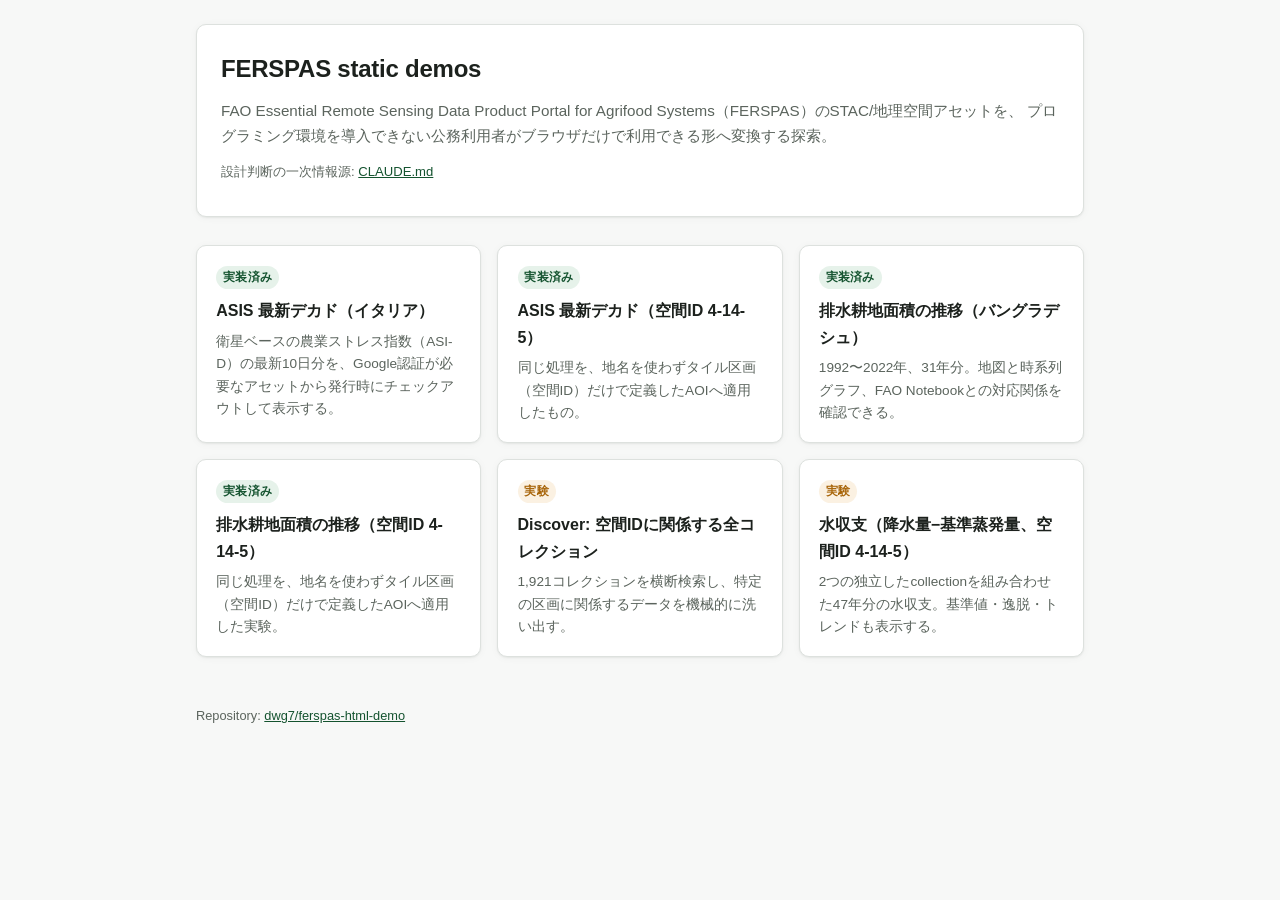
<file: docs/index.html>
<!doctype html>
<html lang="ja">
<head>
<meta charset="utf-8">
<meta name="viewport" content="width=device-width, initial-scale=1">
<title>FERSPAS static demos</title>
<link rel="stylesheet" href="assets/style.css">
</head>
<body>
<div class="page">

<header class="hero">
  <h1>FERSPAS static demos</h1>
  <p class="lede">
    FAO Essential Remote Sensing Data Product Portal for Agrifood Systems（FERSPAS）のSTAC/地理空間アセットを、
    プログラミング環境を導入できない公務利用者がブラウザだけで利用できる形へ変換する探索。
  </p>
  <p class="meta-line">
    設計判断の一次情報源: <a href="https://github.com/dwg7/ferspas-html-demo/blob/main/CLAUDE.md">CLAUDE.md</a>
  </p>
</header>

<main>
<section>
  <div class="case-grid">
    <a class="case-card" href="Case1-ASIS-latest-Italy/">
      <span class="badge badge-implemented">実装済み</span>
      <h3>ASIS 最新デカド（イタリア）</h3>
      <p>衛星ベースの農業ストレス指数（ASI-D）の最新10日分を、Google認証が必要なアセットから発行時にチェックアウトして表示する。</p>
    </a>
    <a class="case-card" href="Case1-ASIS-latest-4-14-5/">
      <span class="badge badge-implemented">実装済み</span>
      <h3>ASIS 最新デカド（空間ID 4-14-5）</h3>
      <p>同じ処理を、地名を使わずタイル区画（空間ID）だけで定義したAOIへ適用したもの。</p>
    </a>
    <a class="case-card" href="Case2-GHG-BDG/">
      <span class="badge badge-implemented">実装済み</span>
      <h3>排水耕地面積の推移（バングラデシュ）</h3>
      <p>1992〜2022年、31年分。地図と時系列グラフ、FAO Notebookとの対応関係を確認できる。</p>
    </a>
    <a class="case-card" href="Case2-GHG-4-14-5/">
      <span class="badge badge-implemented">実装済み</span>
      <h3>排水耕地面積の推移（空間ID 4-14-5）</h3>
      <p>同じ処理を、地名を使わずタイル区画（空間ID）だけで定義したAOIへ適用した実験。</p>
    </a>
    <a class="case-card" href="Discover-4-14-5/">
      <span class="badge badge-experimental">実験</span>
      <h3>Discover: 空間IDに関係する全コレクション</h3>
      <p>1,921コレクションを横断検索し、特定の区画に関係するデータを機械的に洗い出す。</p>
    </a>
    <a class="case-card" href="Case3-WaterBalance-4-14-5/">
      <span class="badge badge-experimental">実験</span>
      <h3>水収支（降水量−基準蒸発量、空間ID 4-14-5）</h3>
      <p>2つの独立したcollectionを組み合わせた47年分の水収支。基準値・逸脱・トレンドも表示する。</p>
    </a>
  </div>
</section>
</main>

<footer>
  <p>Repository: <a href="https://github.com/dwg7/ferspas-html-demo">dwg7/ferspas-html-demo</a></p>
</footer>

</div>
</body>
</html>
</file>
<file: docs/assets/style.css>
/*
  FERSPAS static demos — shared design system.
  Plain CSS, no framework (CLAUDE.md 4.2/22.5: static first, no large framework).
  Every page under docs/ links this file and may add page-specific rules
  in its own <style> block for things that don't generalize.
*/

:root {
  color-scheme: light dark;

  --font-sans: -apple-system, BlinkMacSystemFont, "Segoe UI", "Hiragino Sans", "Yu Gothic", sans-serif;
  --font-mono: ui-monospace, "SFMono-Regular", "SF Mono", Consolas, "Liberation Mono", monospace;

  --bg: #f7f8f7;
  --surface: #ffffff;
  --surface-2: #f0f2f0;
  --border: #dde1de;
  --text: #1c211d;
  --text-muted: #5b645d;

  --accent: #1f7a4d;
  --accent-weak: #e6f2ea;
  --accent-strong: #14532f;

  --ok: #1f7a4d;
  --warn: #a8650a;
  --warn-bg: #fbf1e2;
  --err: #b3261e;
  --err-bg: #fbe9e8;

  --radius: 10px;
  --radius-sm: 6px;
  --shadow: 0 1px 2px rgba(20, 30, 20, 0.06), 0 1px 8px rgba(20, 30, 20, 0.04);
}

@media (prefers-color-scheme: dark) {
  :root {
    --bg: #14171a;
    --surface: #1c2023;
    --surface-2: #22272a;
    --border: #33383c;
    --text: #e7ebe8;
    --text-muted: #a2aca4;

    --accent: #4fb87a;
    --accent-weak: #17281f;
    --accent-strong: #7fd39c;

    --ok: #4fb87a;
    --warn: #e0a238;
    --warn-bg: #2c2413;
    --err: #e5726a;
    --err-bg: #2c1917;

    --shadow: 0 1px 2px rgba(0, 0, 0, 0.3), 0 1px 8px rgba(0, 0, 0, 0.25);
  }
}

* { box-sizing: border-box; }

body {
  font-family: var(--font-sans);
  background: var(--bg);
  color: var(--text);
  margin: 0;
  padding: 0;
  line-height: 1.65;
  -webkit-font-smoothing: antialiased;
}

.page {
  max-width: 920px;
  margin: 0 auto;
  padding: 1.5rem 1rem 4rem;
}

a { color: var(--accent-strong); }
a:hover { text-decoration-thickness: 2px; }

code {
  font-family: var(--font-mono);
  font-size: 0.85em;
  background: var(--surface-2);
  padding: 0.1em 0.4em;
  border-radius: 4px;
}

/* ---------- breadcrumb + hero header ---------- */

.breadcrumb {
  font-size: 0.82rem;
  color: var(--text-muted);
  margin: 0 0 1rem;
}
.breadcrumb a { color: var(--text-muted); }

.hero {
  background: var(--surface);
  border: 1px solid var(--border);
  border-radius: var(--radius);
  box-shadow: var(--shadow);
  padding: 1.5rem 1.5rem 1.25rem;
  margin-bottom: 1.75rem;
}
.hero h1 {
  font-size: 1.5rem;
  margin: 0 0 0.6rem;
  letter-spacing: -0.01em;
}
.hero .lede {
  margin: 0 0 0.4rem;
  color: var(--text-muted);
  font-size: 0.95rem;
}
.hero .lede:last-child { margin-bottom: 0; }
.hero .meta-line { font-size: 0.82rem; color: var(--text-muted); }

/* status badges */
.badge {
  display: inline-block;
  font-size: 0.72rem;
  font-weight: 600;
  padding: 0.15em 0.6em;
  border-radius: 999px;
  letter-spacing: 0.02em;
  vertical-align: middle;
}
.badge-implemented { background: var(--accent-weak); color: var(--accent-strong); }
.badge-experimental { background: var(--warn-bg); color: var(--warn); }
.badge-planned { background: var(--surface-2); color: var(--text-muted); }

/* ---------- section rhythm ---------- */

main section { margin-bottom: 2rem; }

.section-title {
  font-size: 1.05rem;
  font-weight: 700;
  margin: 0 0 0.8rem;
  display: flex;
  align-items: baseline;
  gap: 0.5rem;
}
.section-title .step-no {
  display: inline-flex;
  align-items: center;
  justify-content: center;
  width: 1.4em;
  height: 1.4em;
  border-radius: 50%;
  background: var(--accent-weak);
  color: var(--accent-strong);
  font-size: 0.75rem;
  font-weight: 700;
  flex: none;
}

/* ---------- cards / panels ---------- */

.card {
  background: var(--surface);
  border: 1px solid var(--border);
  border-radius: var(--radius);
  box-shadow: var(--shadow);
  padding: 1.25rem 1.4rem;
}

/* "what does this mean" panel: the plain-language explanation, kept visually
   distinct from technical/provenance panels so a non-programmer reader can
   find it first (CLAUDE.md: 中心命題 — Userが最初の意味ある観察へ到達できるようにする) */
.panel-meaning {
  background: var(--accent-weak);
  border: 1px solid color-mix(in srgb, var(--accent) 35%, var(--border));
  border-radius: var(--radius);
  padding: 1.25rem 1.4rem;
}
.panel-meaning .panel-label {
  font-size: 0.75rem;
  font-weight: 700;
  text-transform: uppercase;
  letter-spacing: 0.06em;
  color: var(--accent-strong);
  margin: 0 0 0.5rem;
}
.panel-meaning p { margin: 0 0 0.6rem; }
.panel-meaning p:last-child { margin-bottom: 0; }

/* provenance / limitations: still fully visible by default (never collapsed —
   CLAUDE.md 4.5 「重要な判断を隠さない」), but visually distinct as reference
   material rather than the main narrative */
.panel-provenance {
  background: var(--surface-2);
  border: 1px solid var(--border);
  border-radius: var(--radius);
  padding: 1.1rem 1.4rem;
  font-size: 0.88rem;
}
.panel-provenance .panel-label {
  font-size: 0.75rem;
  font-weight: 700;
  text-transform: uppercase;
  letter-spacing: 0.06em;
  color: var(--text-muted);
  margin: 0 0 0.6rem;
}
.panel-provenance ul { margin: 0; padding-left: 1.2rem; }
.panel-provenance li { margin-bottom: 0.55rem; }
.panel-provenance li:last-child { margin-bottom: 0; }

/* technical / diagnostic detail: STAC search results, raw ids — present but
   de-emphasized so it doesn't compete with the meaning panel for attention */
.panel-tech {
  background: var(--surface);
  border: 1px dashed var(--border);
  border-radius: var(--radius);
  padding: 1rem 1.2rem;
  font-size: 0.85rem;
}
.panel-tech .panel-label {
  font-size: 0.72rem;
  font-weight: 700;
  text-transform: uppercase;
  letter-spacing: 0.06em;
  color: var(--text-muted);
  margin: 0 0 0.6rem;
}

.pending {
  border: 1px dashed var(--warn);
  background: var(--warn-bg);
  color: var(--warn);
  padding: 0.8rem 1rem;
  border-radius: var(--radius-sm);
}
.pending strong { color: var(--warn); }

/* ---------- definition list (task info) ---------- */

dl.kv {
  display: grid;
  grid-template-columns: max-content 1fr;
  gap: 0.35rem 1rem;
  margin: 0;
}
dl.kv dt { font-weight: 600; color: var(--text-muted); font-size: 0.85rem; white-space: nowrap; }
dl.kv dd { margin: 0; font-size: 0.9rem; }

/* ---------- stat cards (Discover page) ---------- */

.stat-grid {
  display: flex;
  flex-wrap: wrap;
  gap: 1.5rem;
  margin: 0 0 0.8rem;
}
.stat .num { font-size: 1.7rem; font-weight: 700; display: block; line-height: 1.2; color: var(--accent-strong); }
.stat .label { font-size: 0.78rem; color: var(--text-muted); }

/* ---------- tables ---------- */

table {
  border-collapse: collapse;
  width: 100%;
  font-size: 0.83rem;
}
th, td {
  text-align: left;
  padding: 0.4rem 0.6rem;
  border-bottom: 1px solid var(--border);
  vertical-align: top;
}
thead th {
  position: sticky;
  top: 0;
  background: var(--surface);
  font-size: 0.75rem;
  text-transform: uppercase;
  letter-spacing: 0.03em;
  color: var(--text-muted);
  cursor: default;
}
thead th[data-key] { cursor: pointer; user-select: none; }
thead th[data-key]:hover { color: var(--accent-strong); }
tbody tr:hover { background: var(--surface-2); }

/* ---------- form controls ---------- */

select, input[type=search], button {
  font: inherit;
  font-size: 0.88rem;
  padding: 0.4rem 0.7rem;
  border: 1px solid var(--border);
  border-radius: var(--radius-sm);
  background: var(--surface);
  color: var(--text);
}
button {
  cursor: pointer;
  background: var(--surface-2);
}
button:hover { border-color: var(--accent); }
input[type=search] { width: 100%; max-width: 320px; }

/* ---------- status colors ---------- */

.status-ok { color: var(--ok); }
.status-warn { color: var(--warn); }
.status-err { color: var(--err); }
.meta { font-size: 0.85rem; color: var(--text-muted); }

/* ---------- landing page case grid ---------- */

.case-grid {
  display: grid;
  grid-template-columns: repeat(auto-fill, minmax(260px, 1fr));
  gap: 1rem;
}
.case-card {
  display: block;
  background: var(--surface);
  border: 1px solid var(--border);
  border-radius: var(--radius);
  box-shadow: var(--shadow);
  padding: 1.1rem 1.2rem;
  text-decoration: none;
  color: var(--text);
  transition: border-color 0.15s ease, transform 0.15s ease;
}
.case-card:hover { border-color: var(--accent); transform: translateY(-1px); }
.case-card h3 { margin: 0.5rem 0 0.4rem; font-size: 1rem; color: var(--text); }
.case-card p { margin: 0; font-size: 0.85rem; color: var(--text-muted); }

/* ---------- footer ---------- */

footer {
  margin-top: 3rem;
  font-size: 0.8rem;
  color: var(--text-muted);
}

@media (max-width: 600px) {
  .page { padding: 1rem 0.85rem 3rem; }
  .hero { padding: 1.1rem 1.1rem 1rem; }
  dl.kv { grid-template-columns: 1fr; }
  dl.kv dt { margin-top: 0.4rem; }
}
</file>
